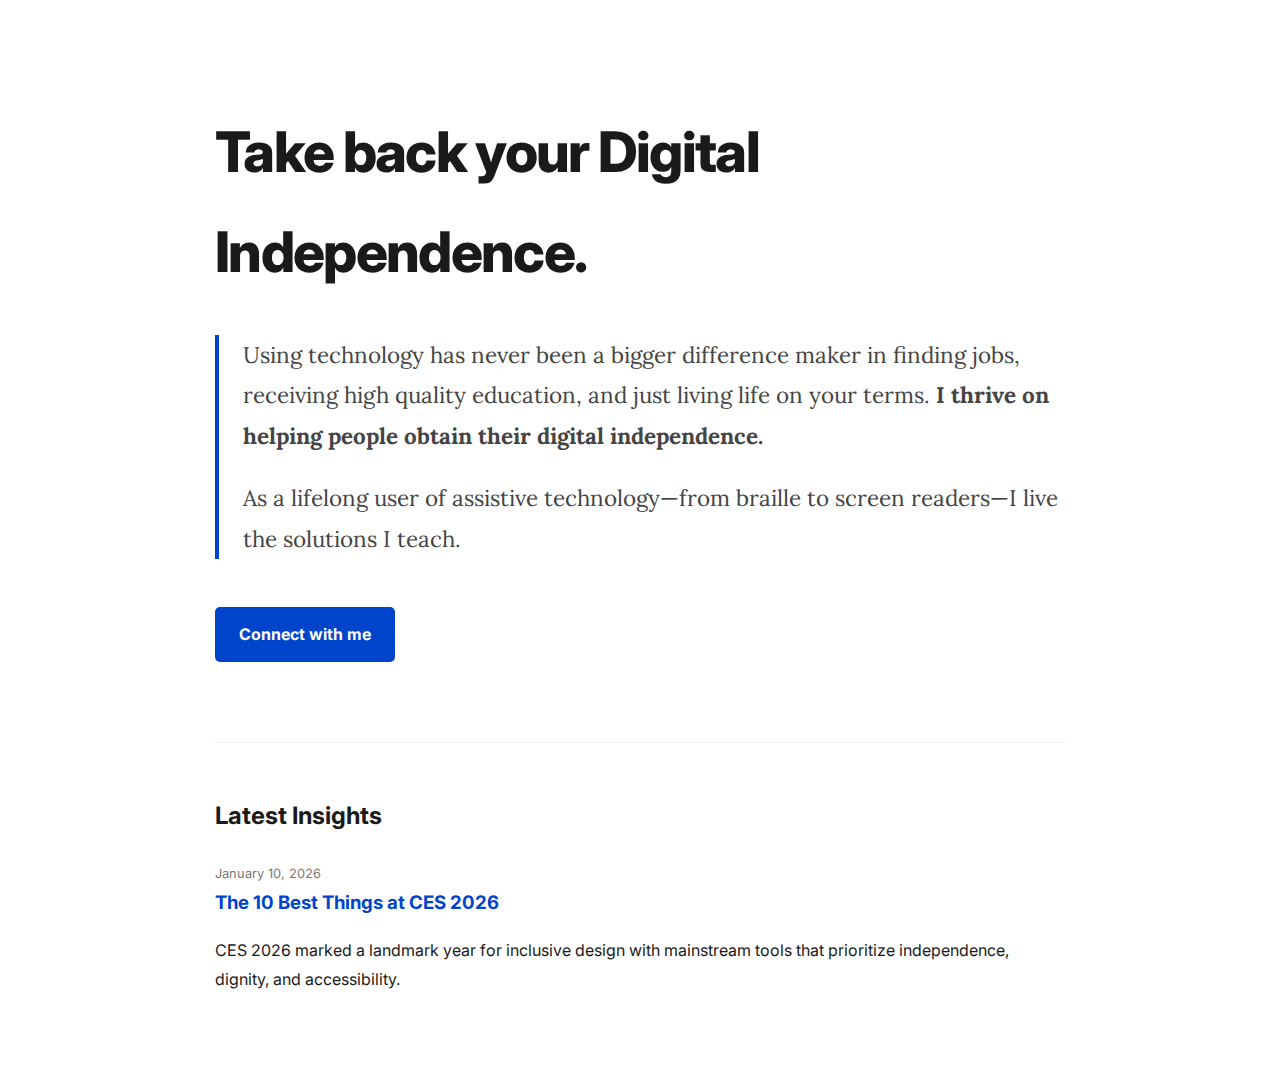
<file: index.html>
<!DOCTYPE html>
<html lang="en">
<head>
    <meta charset="UTF-8">
    <meta name="viewport" content="width=device-width, initial-scale=1.0">
    <title>Desmond Delgadillo | Digital Independence</title>
    <meta name="description" content="Assistive Tech Trainer helping individuals achieve digital independence through braille and screen reader mastery.">
    
    <link rel="preconnect" href="https://fonts.googleapis.com">
    <link href="https://fonts.googleapis.com/css2?family=Inter:wght@400;700;800&family=Lora:ital,wght@0,400;1,400&display=swap" rel="stylesheet">

    <style>
        :root { --primary: #0044cc; --text: #1a1a1a; --bg: #ffffff; --bg-soft: #f4f7f9; }
        body { font-family: 'Inter', sans-serif; line-height: 1.8; color: var(--text); margin: 0; }
        main { max-width: 850px; margin: 0 auto; padding: 4rem 2rem; }
        
        h1 { font-size: clamp(2.5rem, 6vw, 3.5rem); font-weight: 800; margin-bottom: 2rem; letter-spacing: -0.03em; }
        .hero-blurb { font-family: 'Lora', serif; font-size: 1.4rem; color: #444; border-left: 4px solid var(--primary); padding-left: 1.5rem; margin-bottom: 3rem; }
        
        .btn { padding: 0.8rem 1.5rem; border-radius: 5px; text-decoration: none; font-weight: 700; display: inline-block; background: var(--primary); color: white; }
        
        #blog-feed { margin-top: 5rem; border-top: 1px solid #eee; padding-top: 2rem; }
        .post-card { margin-bottom: 2rem; }
        .post-card a { text-decoration: none; color: var(--text); }
        .post-card h3 { margin: 0; color: var(--primary); }
        .post-date { font-size: 0.8rem; color: #777; }
    </style>
</head>
<body>

    <main>
        <header>
            <h1>Take back your Digital Independence.</h1>
            <div class="hero-blurb">
                <p>Using technology has never been a bigger difference maker in finding jobs, receiving high quality education, and just living life on your terms. <strong>I thrive on helping people obtain their digital independence.</strong></p>
                <p>As a lifelong user of assistive technology—from braille to screen readers—I live the solutions I teach.</p>
            </div>
            <a href="mailto:desdelgadillo@gmail.com" class="btn">Connect with me</a>
        </header>

        <section id="blog-feed">
            <h2>Latest Insights</h2>
            <div id="json-posts">Loading posts...</div>
        </section>
    </main>

    <script>
        // Fetches your local blog.json file
        fetch('./blog.json')
            .then(response => response.json())
            .then(data => {
                const container = document.getElementById('json-posts');
                container.innerHTML = data.map(post => `
                    <article class="post-card">
                        <small class="post-date">${post.date}</small>
                        <a href="${post.url}"><h3>${post.title}</h3></a>
                        <p>${post.excerpt}</p>
                    </article>
                `).join('');
            })
            .catch(err => {
                document.getElementById('json-posts').innerHTML = "Visit my LinkedIn for recent updates.";
            });
    </script>
</body>
</html>
</file>
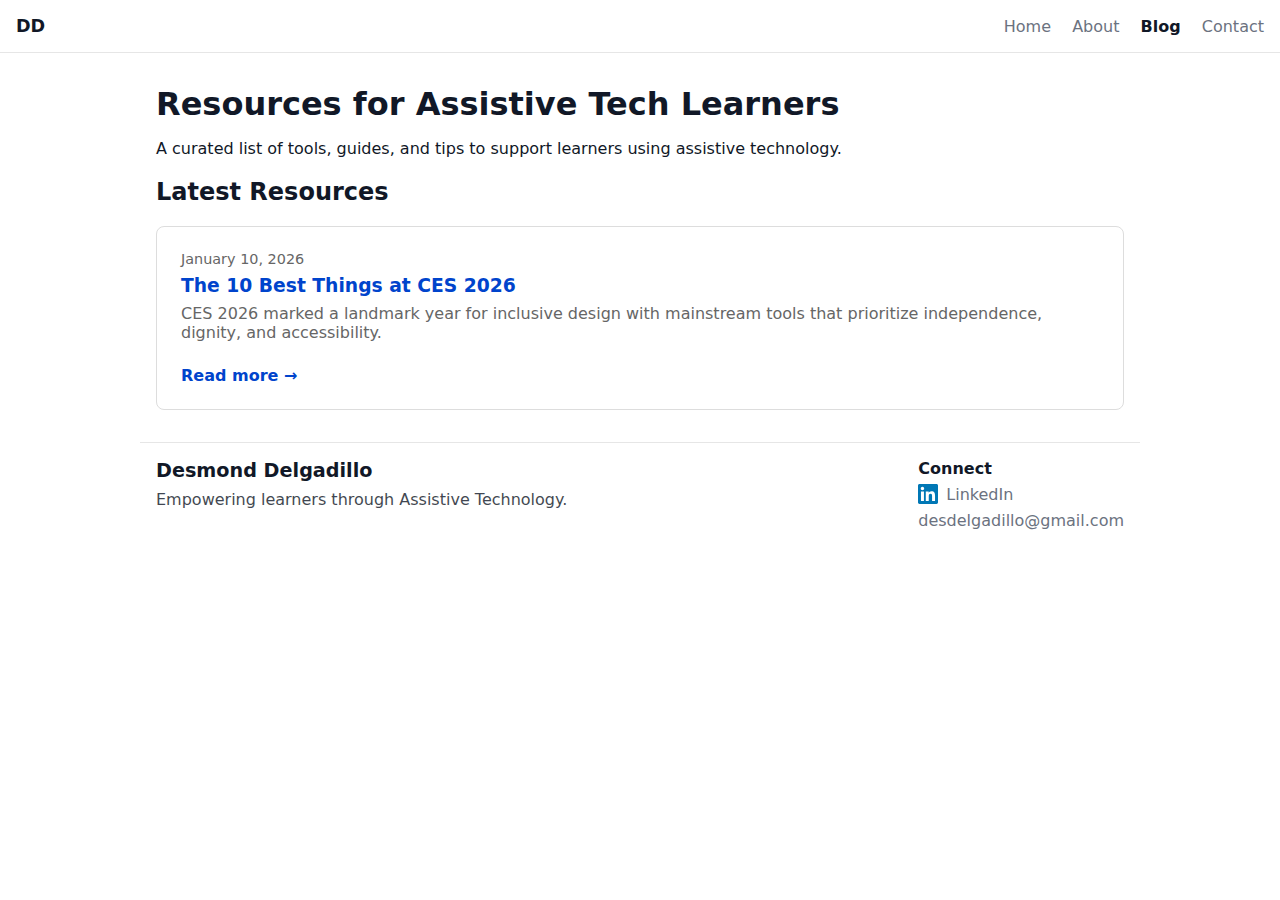
<file: blogs.html>
<!DOCTYPE html>
<html lang="en">
<head>
    <meta charset="utf-8">
        <meta name="viewport" content="width=device-width, initial-scale=1">
    <meta name="description" content="Resources and guides for assistive technology learners from Desmond Delgadillo.">
    <title>Resources — Desmond Delgadillo</title>
    <link rel="stylesheet" href="style.css">
</head>
<body>
    <a class="skip-link" href="#maincontent">Skip to content</a>

    <nav aria-label="Primary" class="site-nav">
        <a href="index.html" class="logo" aria-label="Desmond Delgadillo homepage">DD</a>
        <div class="nav-links">
            <a href="index.html">Home</a>
            <a href="about.html">About</a>
            <a href="blogs.html" aria-current="page">Blog</a>
            <a href="contact.html">Contact</a>
        </div>
    </nav>

    <main id="maincontent">
        <header>
            <h1>Resources for Assistive Tech Learners</h1>
            <p class="intro-text">A curated list of tools, guides, and tips to support learners using assistive technology.</p>
        </header>

        <!-- Blog posts will be dynamically loaded here -->
        <section id="blog-posts">
            <h2>Latest Resources</h2>
            <div id="posts-container"></div>
        </section>

    </main>

    <footer>
        <div class="footer-content">
            <div>
                <strong style="font-size: 1.2rem;">Desmond Delgadillo</strong>
                <p style="opacity: 0.8; margin-top: 0.5rem;">Empowering learners through Assistive Technology.</p>
            </div>
            <div class="footer-links">
                <strong>Connect</strong>
                <a href="https://linkedin.com/in/desdelgadillo" target="_blank" rel="noopener noreferrer" style="display: flex; align-items: center; gap: 0.5rem;">
                    <svg xmlns="http://www.w3.org/2000/svg" width="20" height="20" viewBox="0 0 24 24" fill="#0077B5" aria-hidden="true">
                        <path d="M20.447 20.452h-3.554v-5.569c0-1.328-.027-3.037-1.852-3.037-1.853 0-2.136 1.445-2.136 2.939v5.667H9.351V9h3.414v1.561h.046c.477-.9 1.637-1.85 3.37-1.85 3.601 0 4.267 2.37 4.267 5.455v6.286zM5.337 7.433c-1.144 0-2.063-.926-2.063-2.065 0-1.138.92-2.063 2.063-2.063 1.14 0 2.064.925 2.064 2.063 0 1.139-.925 2.065-2.064 2.065zm1.782 13.019H3.555V9h3.564v11.452zM22.225 0H1.771C.792 0 0 .774 0 1.729v20.542C0 23.227.792 24 1.771 24h20.451C23.2 24 24 23.227 24 22.271V1.729C24 .774 23.2 0 22.222 0h.003z"/>
                    </svg>
                    LinkedIn
                </a>
                <a href="mailto:desdelgadillo@gmail.com">desdelgadillo@gmail.com</a>
            </div>
        </div>
    </footer>

    <script>
        // Fetch and display blog posts from blog.json
        fetch('blog.json')
            .then(response => response.json())
            .then(posts => {
                const container = document.getElementById('posts-container');
                
                if (posts.length === 0) {
                    container.innerHTML = '<p>No posts available yet.</p>';
                    return;
                }
                
                posts.forEach(post => {
                    const article = document.createElement('article');
                    article.style.cssText = 'margin-bottom: 2rem; padding: 1.5rem; border: 1px solid var(--border, #ddd); border-radius: 8px;';
                    
                    article.innerHTML = `
                        <div style="color: var(--text-muted, #666); font-size: 0.9rem; margin-bottom: 0.5rem;">${post.date}</div>
                        <h3 style="margin: 0.5rem 0;"><a href="${post.url}" style="color: var(--primary, #0044cc); text-decoration: none;">${post.title}</a></h3>
                        ${post.excerpt ? `<p style="color: var(--text-muted, #666); margin-top: 0.5rem;">${post.excerpt}</p>` : ''}
                        <a href="${post.url}" style="color: var(--primary, #0044cc); font-weight: bold; text-decoration: none; display: inline-block; margin-top: 0.5rem;">Read more &rarr;</a>
                    `;
                    
                    container.appendChild(article);
                });
            })
            .catch(error => {
                console.error('Error loading blog posts:', error);
                document.getElementById('posts-container').innerHTML = '<p>Error loading posts. Please try again later.</p>';
            });
    </script>
</body>
</html>
</file>
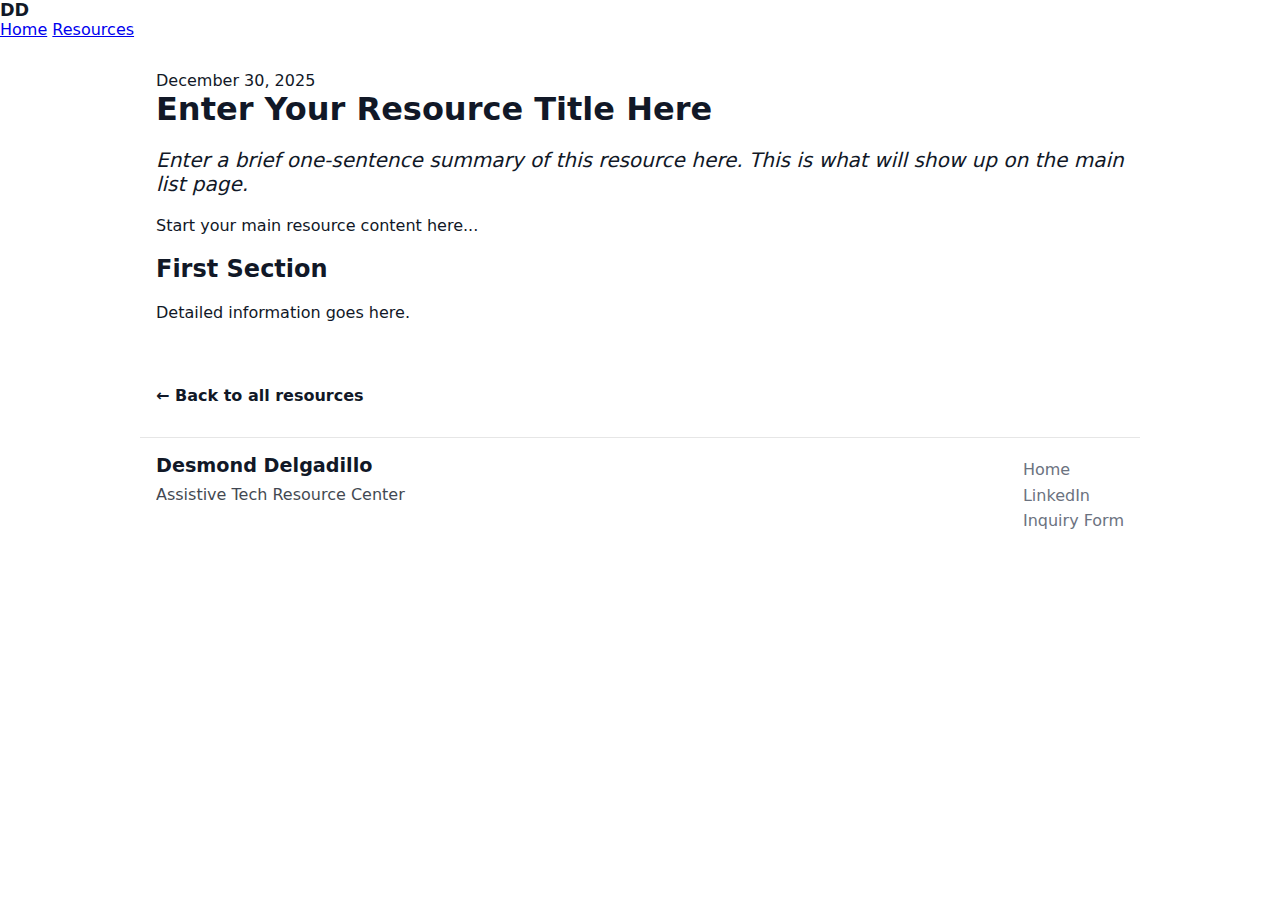
<file: posts/blog_template.html>
<!DOCTYPE html>
<html lang="en">
<head>
<meta charset="UTF-8">
    <meta name="viewport" content="width=device-width, initial-scale=1.0">
    <title>Resource Title | Desmond Delgadillo</title>
    <link rel="stylesheet" href="../style.css">
</head>
<body>

    <nav>
        <a href="../index.html" class="logo">DD</a>
        <div>
            <a href="../index.html">Home</a>
            <a href="../blogs.html">Resources</a>
        </div>
    </nav>

    <main>
        <article>
            <header class="article-header">
                <span class="article-date">December 30, 2025</span>
                <h1 class="article-title">Enter Your Resource Title Here</h1>
                
                <div class="article-excerpt" style="font-size: 1.25rem; color: var(--text-muted); margin-top: 1rem; font-style: italic;">
                    <p>Enter a brief one-sentence summary of this resource here. This is what will show up on the main list page.</p>
                </div>
            </header>

            <div class="article-content">
                <p>Start your main resource content here...</p>
                
                <h2>First Section</h2>
                <p>Detailed information goes here.</p>
            </div>
            
            <div style="margin-top: 4rem;">
                <a href="../blogs.html" style="color: var(--primary); font-weight: bold; text-decoration: none;">&larr; Back to all resources</a>
            </div>
        </article>
    </main>

    <footer>
        <div class="footer-content">
            <div>
                <strong style="font-size: 1.2rem;">Desmond Delgadillo</strong>
                <p style="opacity: 0.8; margin-top: 0.5rem;">Assistive Tech Resource Center</p>
            </div>
            <div class="footer-links">
                <a href="../index.html">Home</a>
                <a href="https://linkedin.com/in/desdelgadillo" target="_blank">LinkedIn</a>
                <a href="https://docs.google.com/forms/d/e/1FAIpQLSe6kCnAw-L-RRtAQnJhDFnq2sSwyXxpSoTGh3_LyZHMLtzH9w/viewform?usp=sf_link" target="_blank">Inquiry Form</a>
            </div>
        </div>
    </footer>

</body>
</html>
</file>
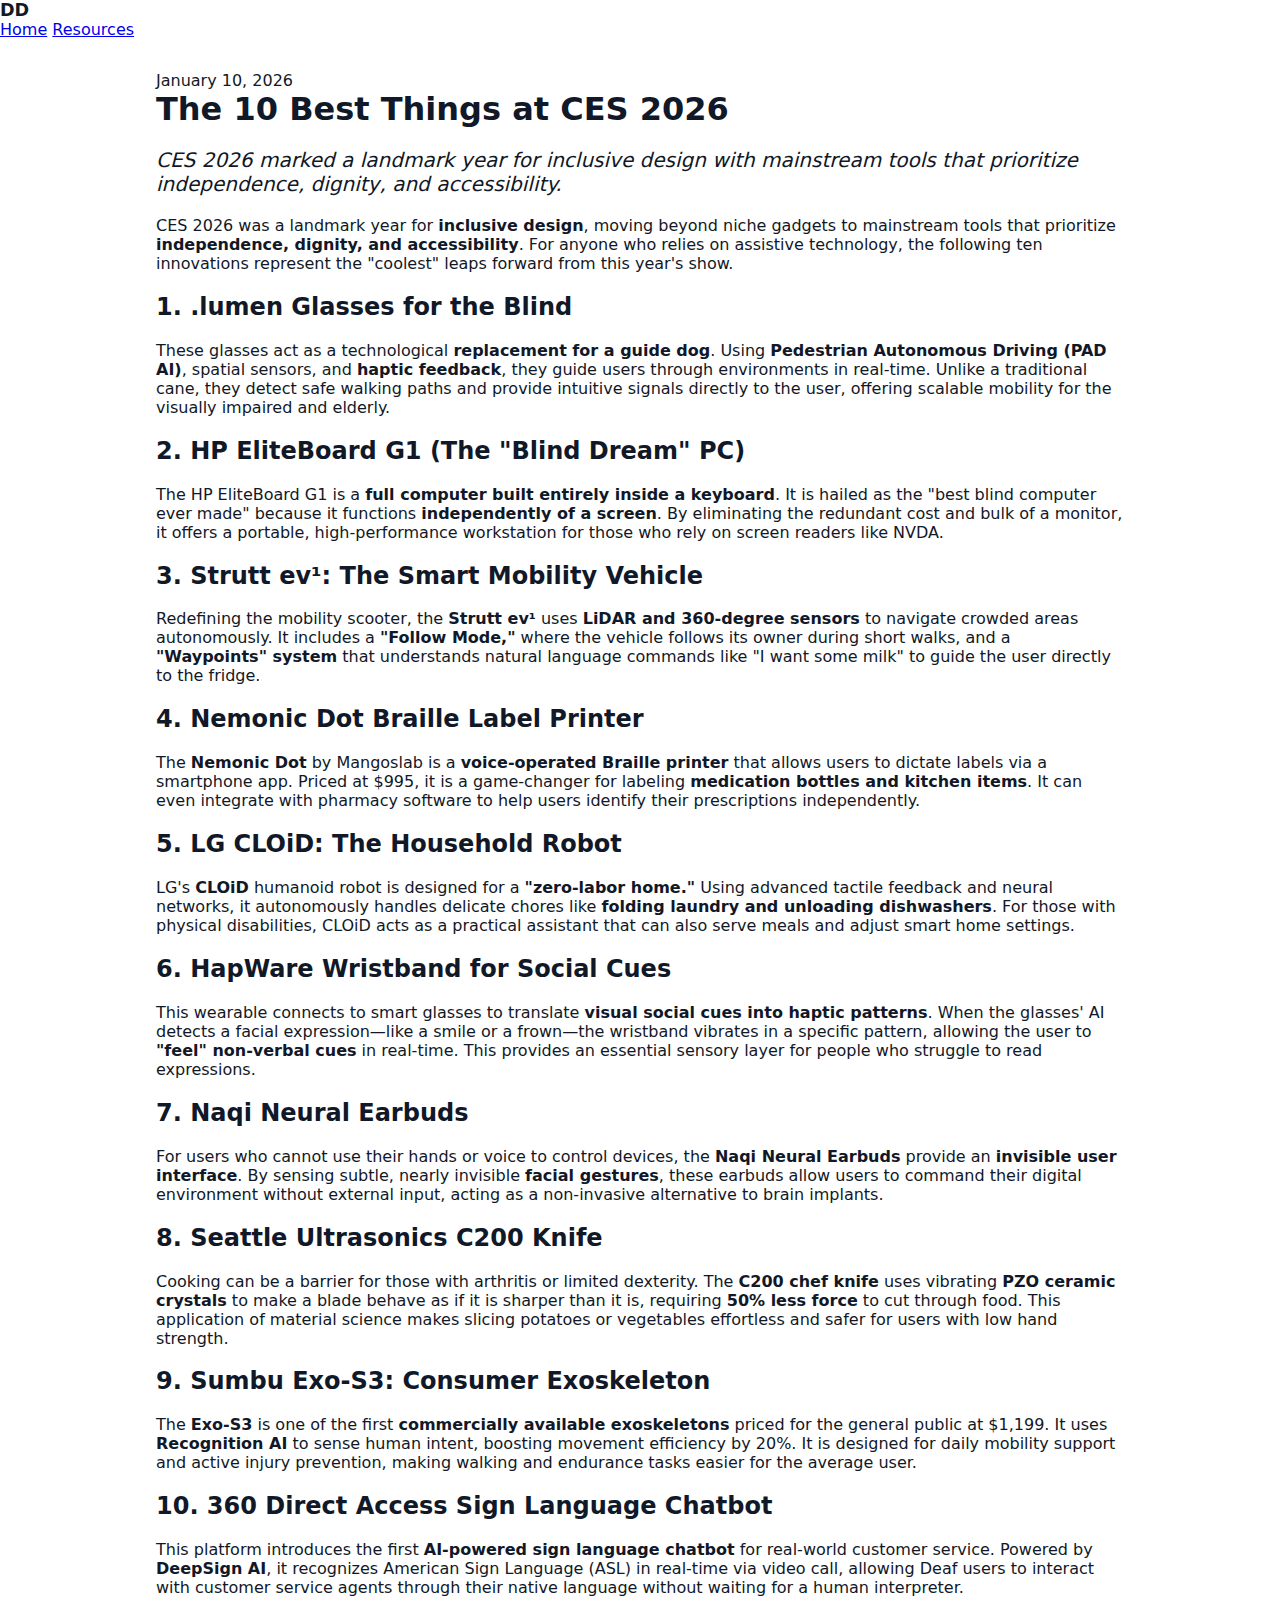
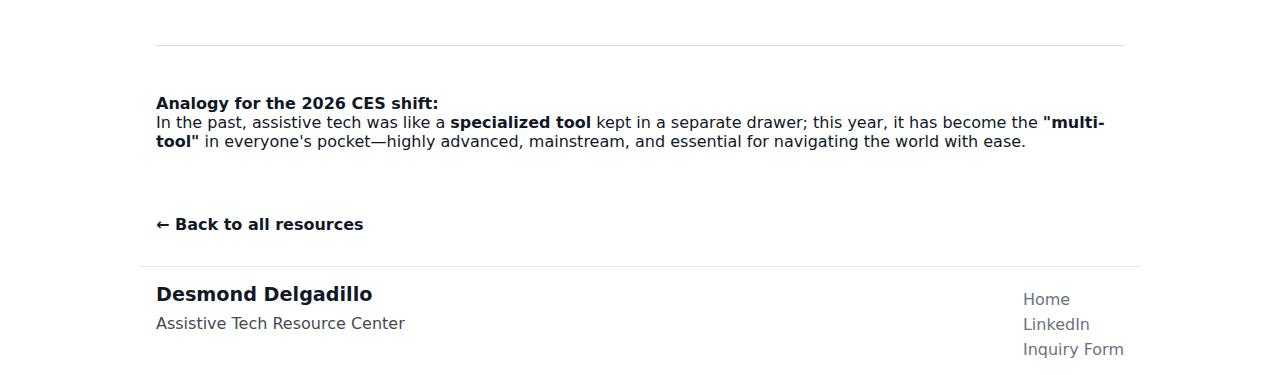
<file: posts/ces-2026-best-things.html>
<!DOCTYPE html>
<html lang="en">
<head>
    <meta charset="UTF-8">
    <meta name="viewport" content="width=device-width, initial-scale=1.0">
    <title>The 10 Best Things at CES 2026 | Desmond Delgadillo</title>
    <link rel="stylesheet" href="../style.css">
</head>
<body>

    <nav>
        <a href="../index.html" class="logo">DD</a>
        <div>
            <a href="../index.html">Home</a>
            <a href="../blogs.html">Resources</a>
        </div>
    </nav>

    <main>
        <article>
            <header class="article-header">
                <span class="article-date">January 10, 2026</span>
                <h1 class="article-title">The 10 Best Things at CES 2026</h1>
                
                <div class="article-excerpt" style="font-size: 1.25rem; color: var(--text-muted); margin-top: 1rem; font-style: italic;">
                    <p>CES 2026 marked a landmark year for inclusive design with mainstream tools that prioritize independence, dignity, and accessibility.</p>
                </div>
            </header>

            <div class="article-content">
                <p>CES 2026 was a landmark year for <strong>inclusive design</strong>, moving beyond niche gadgets to mainstream tools that prioritize <strong>independence, dignity, and accessibility</strong>. For anyone who relies on assistive technology, the following ten innovations represent the "coolest" leaps forward from this year's show.</p>
                
                <h2>1. .lumen Glasses for the Blind</h2>
                <p>These glasses act as a technological <strong>replacement for a guide dog</strong>. Using <strong>Pedestrian Autonomous Driving (PAD AI)</strong>, spatial sensors, and <strong>haptic feedback</strong>, they guide users through environments in real-time. Unlike a traditional cane, they detect safe walking paths and provide intuitive signals directly to the user, offering scalable mobility for the visually impaired and elderly.</p>

                <h2>2. HP EliteBoard G1 (The "Blind Dream" PC)</h2>
                <p>The HP EliteBoard G1 is a <strong>full computer built entirely inside a keyboard</strong>. It is hailed as the "best blind computer ever made" because it functions <strong>independently of a screen</strong>. By eliminating the redundant cost and bulk of a monitor, it offers a portable, high-performance workstation for those who rely on screen readers like NVDA.</p>

                <h2>3. Strutt ev¹: The Smart Mobility Vehicle</h2>
                <p>Redefining the mobility scooter, the <strong>Strutt ev¹</strong> uses <strong>LiDAR and 360-degree sensors</strong> to navigate crowded areas autonomously. It includes a <strong>"Follow Mode,"</strong> where the vehicle follows its owner during short walks, and a <strong>"Waypoints" system</strong> that understands natural language commands like "I want some milk" to guide the user directly to the fridge.</p>

                <h2>4. Nemonic Dot Braille Label Printer</h2>
                <p>The <strong>Nemonic Dot</strong> by Mangoslab is a <strong>voice-operated Braille printer</strong> that allows users to dictate labels via a smartphone app. Priced at $995, it is a game-changer for labeling <strong>medication bottles and kitchen items</strong>. It can even integrate with pharmacy software to help users identify their prescriptions independently.</p>

                <h2>5. LG CLOiD: The Household Robot</h2>
                <p>LG's <strong>CLOiD</strong> humanoid robot is designed for a <strong>"zero-labor home."</strong> Using advanced tactile feedback and neural networks, it autonomously handles delicate chores like <strong>folding laundry and unloading dishwashers</strong>. For those with physical disabilities, CLOiD acts as a practical assistant that can also serve meals and adjust smart home settings.</p>

                <h2>6. HapWare Wristband for Social Cues</h2>
                <p>This wearable connects to smart glasses to translate <strong>visual social cues into haptic patterns</strong>. When the glasses' AI detects a facial expression—like a smile or a frown—the wristband vibrates in a specific pattern, allowing the user to <strong>"feel" non-verbal cues</strong> in real-time. This provides an essential sensory layer for people who struggle to read expressions.</p>

                <h2>7. Naqi Neural Earbuds</h2>
                <p>For users who cannot use their hands or voice to control devices, the <strong>Naqi Neural Earbuds</strong> provide an <strong>invisible user interface</strong>. By sensing subtle, nearly invisible <strong>facial gestures</strong>, these earbuds allow users to command their digital environment without external input, acting as a non-invasive alternative to brain implants.</p>

                <h2>8. Seattle Ultrasonics C200 Knife</h2>
                <p>Cooking can be a barrier for those with arthritis or limited dexterity. The <strong>C200 chef knife</strong> uses vibrating <strong>PZO ceramic crystals</strong> to make a blade behave as if it is sharper than it is, requiring <strong>50% less force</strong> to cut through food. This application of material science makes slicing potatoes or vegetables effortless and safer for users with low hand strength.</p>

                <h2>9. Sumbu Exo-S3: Consumer Exoskeleton</h2>
                <p>The <strong>Exo-S3</strong> is one of the first <strong>commercially available exoskeletons</strong> priced for the general public at $1,199. It uses <strong>Recognition AI</strong> to sense human intent, boosting movement efficiency by 20%. It is designed for daily mobility support and active injury prevention, making walking and endurance tasks easier for the average user.</p>

                <h2>10. 360 Direct Access Sign Language Chatbot</h2>
                <p>This platform introduces the first <strong>AI-powered sign language chatbot</strong> for real-world customer service. Powered by <strong>DeepSign AI</strong>, it recognizes American Sign Language (ASL) in real-time via video call, allowing Deaf users to interact with customer service agents through their native language without waiting for a human interpreter.</p>

                <hr style="margin: 3rem 0; border: none; border-top: 1px solid var(--border, #ddd);">

                <p><strong>Analogy for the 2026 CES shift:</strong><br>
                In the past, assistive tech was like a <strong>specialized tool</strong> kept in a separate drawer; this year, it has become the <strong>"multi-tool"</strong> in everyone's pocket—highly advanced, mainstream, and essential for navigating the world with ease.</p>
            </div>
            
            <div style="margin-top: 4rem;">
                <a href="../blogs.html" style="color: var(--primary); font-weight: bold; text-decoration: none;">&larr; Back to all resources</a>
            </div>
        </article>
    </main>

    <footer>
        <div class="footer-content">
            <div>
                <strong style="font-size: 1.2rem;">Desmond Delgadillo</strong>
                <p style="opacity: 0.8; margin-top: 0.5rem;">Assistive Tech Resource Center</p>
            </div>
            <div class="footer-links">
                <a href="../index.html">Home</a>
                <a href="https://linkedin.com/in/desdelgadillo" target="_blank">LinkedIn</a>
                <a href="https://docs.google.com/forms/d/e/1FAIpQLSe6kCnAw-L-RRtAQnJhDFnq2sSwyXxpSoTGh3_LyZHMLtzH9w/viewform?usp=sf_link" target="_blank">Inquiry Form</a>
            </div>
        </div>
    </footer>

</body>
</html>
</file>
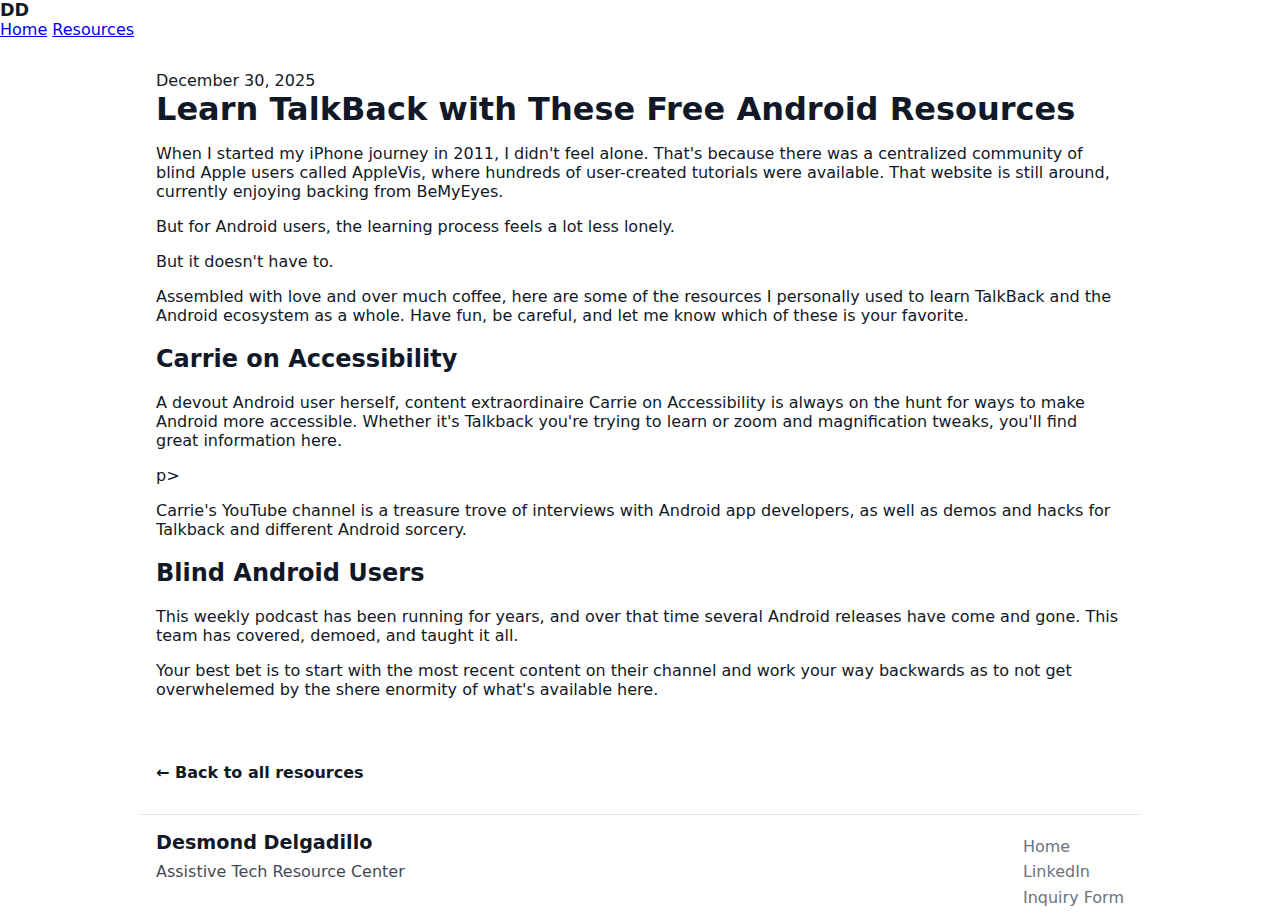
<file: posts/learn_talkback.html>
<!DOCTYPE html>
<html lang="en">
<head>
    <meta charset="UTF-8">
    <meta name="viewport" content="width=device-width, initial-scale=1.0">
    <title>Resource Title | Desmond Delgadillo</title>
    <link rel="stylesheet" href="../style.css">
</head>
<body>

    <nav>
        <a href="../index.html" class="logo">DD</a>
        <div>
            <a href="../index.html">Home</a>
            <a href="../blogs.html">Resources</a>
        </div>
    </nav>

    <main>
        <article>
            <header class="article-header">
                <span class="article-date">December 30, 2025</span>
                <h1 class="article-title">Learn TalkBack with These Free Android Resources</h1>
            </header>

            <div class="article-content">
                <p>When I started my iPhone journey in 2011, I didn't feel alone. That's because there was a centralized community of blind Apple users called AppleVis, where hundreds of user-created tutorials were available. That website is still around, currently enjoying backing from BeMyEyes.</p>

                <p>But for Android users, the learning process feels a lot less lonely.</p>

                <p>But it doesn't have to.</p>

                <p>Assembled with love and over much coffee, here are some of the resources I personally used to learn TalkBack and the Android ecosystem as a whole. Have fun, be careful, and let me know which of these is your favorite.</p>
                
                <h2>Carrie on Accessibility</h2>
<p>A devout Android user herself, content extraordinaire Carrie on Accessibility is always on the hunt for ways to make Android more accessible. Whether it's Talkback you're trying to learn or zoom and magnification tweaks, you'll find great information here.</p>p>
                <p>Carrie's YouTube channel is a treasure trove of interviews with Android app developers, as well as  demos and hacks for Talkback and different Android sorcery.</p>

                <h2>Blind Android Users</h2>
                <p>This weekly podcast has been running for years, and over that time several Android releases have come and gone. This team has covered, demoed, and taught it all.</p>
                <p>Your best bet is to start with the most recent content on their channel and work your way backwards as to not get overwhelemed by the shere enormity of what's available here.</p>
            </div>
            
            <div style="margin-top: 4rem;">
                <a href="../blogs.html" style="color: var(--primary); font-weight: bold; text-decoration: none;">&larr; Back to all resources</a>
            </div>
        </article>
    </main>

    <footer>
        <div class="footer-content">
            <div>
                <strong style="font-size: 1.2rem;">Desmond Delgadillo</strong>
                <p style="opacity: 0.8; margin-top: 0.5rem;">Assistive Tech Resource Center</p>
            </div>
            <div class="footer-links">
                <a href="../index.html">Home</a>
                <a href="https://linkedin.com/in/desdelgadillo" target="_blank">LinkedIn</a>
                <a href="https://docs.google.com/forms/d/e/1FAIpQLSe6kCnAw-L-RRtAQnJhDFnq2sSwyXxpSoTGh3_LyZHMLtzH9w/viewform?usp=sf_link" target="_blank">Inquiry Form</a>
            </div>
        </div>
    </footer>

</body>
</html>
</file>
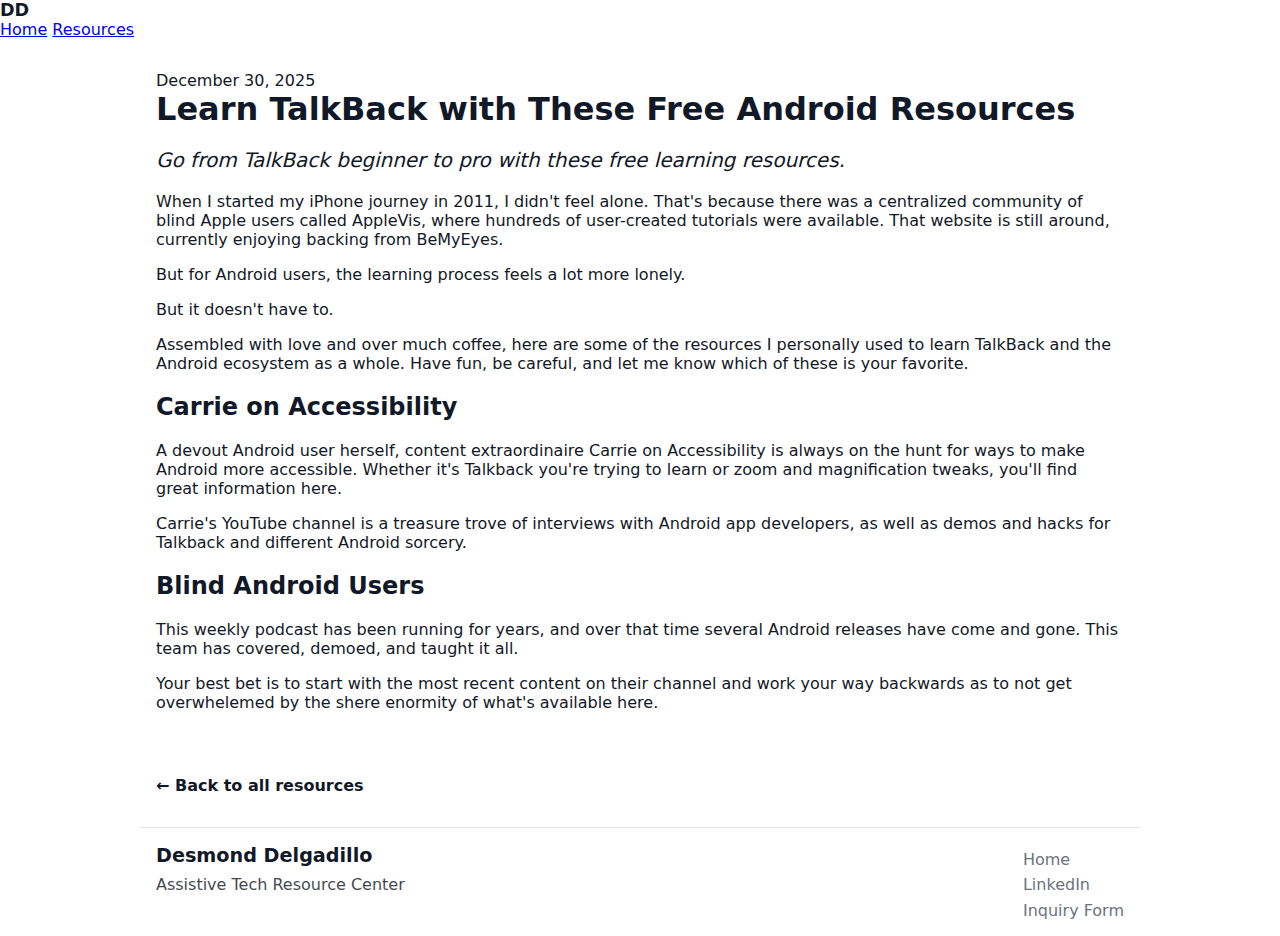
<file: posts/talkback.html>
<!DOCTYPE html>
<html lang="en">
<head>
    <meta charset="UTF-8">
    <meta name="viewport" content="width=device-width, initial-scale=1.0">
    <title>Learn TalkBack with These free Resources | Desmond Delgadillo</title>
    <link rel="stylesheet" href="../style.css">
</head>
<body>

    <nav>
        <a href="../index.html" class="logo">DD</a>
        <div>
            <a href="../index.html">Home</a>
            <a href="../blogs.html">Resources</a>
        </div>
    </nav>

    <main>
        <article>
            <header class="article-header">
                <span class="article-date">December 30, 2025</span>
                <h1 class="article-title">Learn TalkBack with These Free Android Resources</h1>
                <div class="article-excerpt" style="font-size: 1.25rem; color: var(--text-muted); margin-top: 1rem; font-style: italic;">
                    <p>Go from TalkBack beginner to pro with these free learning resources.</p>
                </div>
            </header>

            <div class="article-content">
                <p>When I started my iPhone journey in 2011, I didn't feel alone. That's because there was a centralized community of blind Apple users called AppleVis, where hundreds of user-created tutorials were available. That website is still around, currently enjoying backing from BeMyEyes.</p>

                <p>But for Android users, the learning process feels a lot more lonely.</p>

                <p>But it doesn't have to.</p>

                <p>Assembled with love and over much coffee, here are some of the resources I personally used to learn TalkBack and the Android ecosystem as a whole. Have fun, be careful, and let me know which of these is your favorite.</p>
                
                <h2>Carrie on Accessibility</h2>
<p>A devout Android user herself, content extraordinaire Carrie on Accessibility is always on the hunt for ways to make Android more accessible. Whether it's Talkback you're trying to learn or zoom and magnification tweaks, you'll find great information here.</p>
                <p>Carrie's YouTube channel is a treasure trove of interviews with Android app developers, as well as  demos and hacks for Talkback and different Android sorcery.</p>

                <h2>Blind Android Users</h2>
                <p>This weekly podcast has been running for years, and over that time several Android releases have come and gone. This team has covered, demoed, and taught it all.</p>
                <p>Your best bet is to start with the most recent content on their channel and work your way backwards as to not get overwhelemed by the shere enormity of what's available here.</p>
            </div>
            
            <div style="margin-top: 4rem;">
                <a href="../blogs.html" style="color: var(--primary); font-weight: bold; text-decoration: none;">&larr; Back to all resources</a>
            </div>
        </article>
    </main>

    <footer>
        <div class="footer-content">
            <div>
                <strong style="font-size: 1.2rem;">Desmond Delgadillo</strong>
                <p style="opacity: 0.8; margin-top: 0.5rem;">Assistive Tech Resource Center</p>
            </div>
            <div class="footer-links">
                <a href="../index.html">Home</a>
                <a href="https://linkedin.com/in/desdelgadillo" target="_blank">LinkedIn</a>
                <a href="https://docs.google.com/forms/d/e/1FAIpQLSe6kCnAw-L-RRtAQnJhDFnq2sSwyXxpSoTGh3_LyZHMLtzH9w/viewform?usp=sf_link" target="_blank">Inquiry Form</a>
            </div>
        </div>
    </footer>

</body>
</html>
</file>
<file: style.css>
:root{
  --bg:#ffffff;
  --fg:#111827;
  --accent:#0ea5a4;
  --muted:#6b7280;
  --max-w:1000px;
  --gap:1rem;
  font-family: system-ui, -apple-system, "Segoe UI", Roboto, "Helvetica Neue", Arial;
}

*{box-sizing:border-box}
html,body{height:100%;margin:0;color:var(--fg);background:var(--bg);}

.skip-link{
  position:fixed;
  left:-999px;
  top:8px;
  background:#000;
  color:#fff;
  padding:8px 12px;
  z-index:100;
}
.skip-link:focus{left:8px;outline:3px solid #fff;}

.site-nav{
  display:flex;
  justify-content:space-between;
  align-items:center;
  padding:1rem;
  border-bottom:1px solid #e6e6e6;
}
.logo{
  font-weight:700;
  text-decoration:none;
  color:var(--fg);
  font-size:1.1rem;
}
.nav-links a{
  margin-left:1rem;
  text-decoration:none;
  color:var(--muted);
}
.nav-links a[aria-current="page"]{color:var(--fg);font-weight:600;}

main{max-width:var(--max-w);margin:2rem auto;padding:0 1rem;}
header h1{font-size:clamp(1.5rem,2.5vw,2rem);margin:0 0 1rem 0}
.intro-text p{margin:0 0 .5rem 0;color:var(--muted)}
.signature{margin-top:1rem;color:var(--muted)}

.btn{
  display:inline-block;
  background:var(--accent);
  color:#fff;
  padding:.6rem 1rem;
  border-radius:6px;
  text-decoration:none;
  margin-top:.5rem;
}
.btn:focus{outline:3px solid rgba(14,165,164,.25)}

.footer-content{
  max-width:var(--max-w);
  margin:2rem auto;
  padding:1rem;
  display:flex;
  justify-content:space-between;
  gap:1rem;
  border-top:1px solid #e6e6e6;
}
.footer-links{display:flex;flex-direction:column}
.footer-links a{color:var(--muted);text-decoration:none;margin-top:.4rem}

/* Responsive */
@media (max-width:640px){
  .footer-content{flex-direction:column;align-items:flex-start}
  .nav-links{display:flex}
}
</file>
